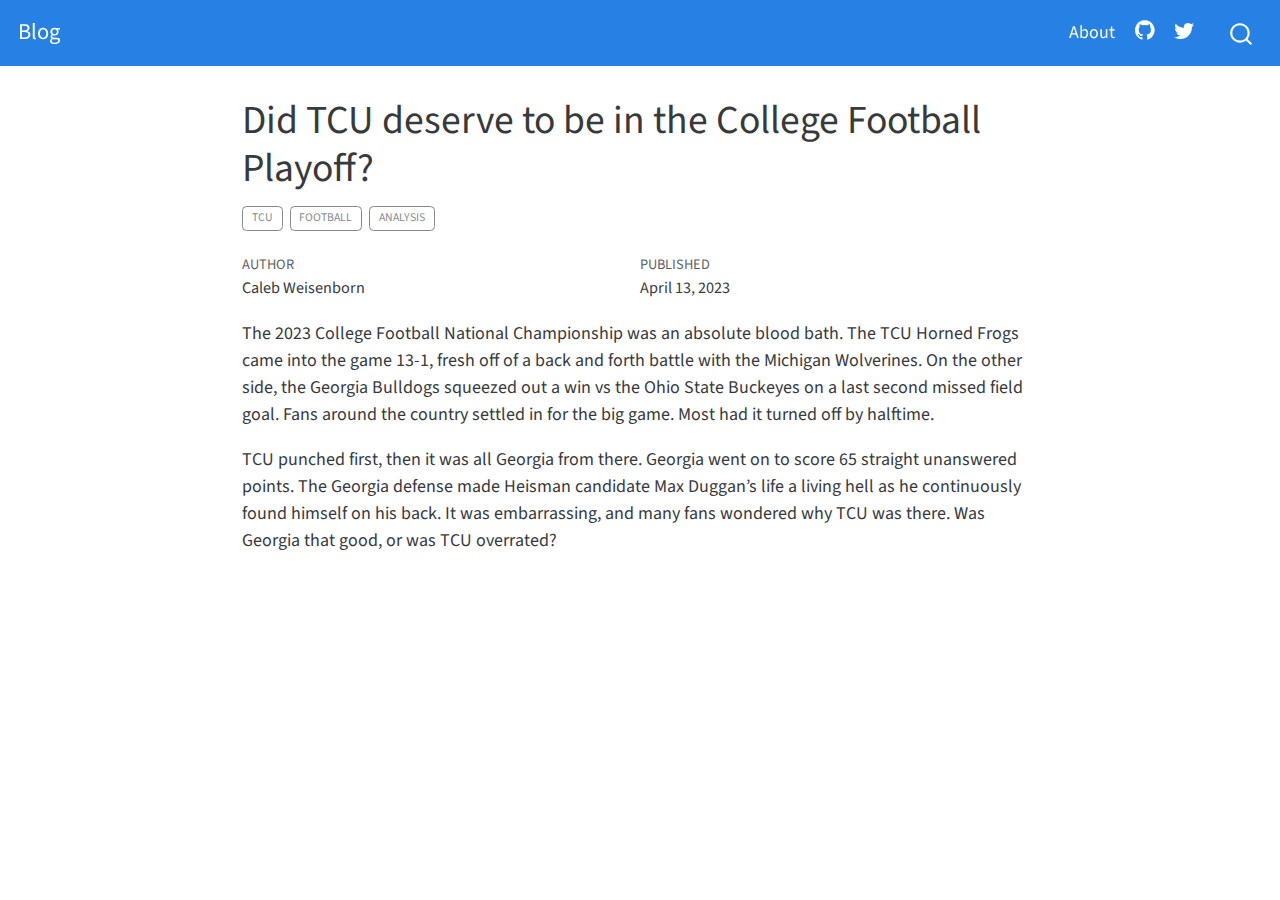
<file: index.html>
<!DOCTYPE html>
<html xmlns="http://www.w3.org/1999/xhtml" lang="en" xml:lang="en"><head>

<meta charset="utf-8">
<meta name="generator" content="quarto-1.2.475">

<meta name="viewport" content="width=device-width, initial-scale=1.0, user-scalable=yes">

<meta name="author" content="Caleb Weisenborn">
<meta name="dcterms.date" content="2023-04-13">

<title>Blog - Did TCU deserve to be in the College Football Playoff?</title>
<style>
code{white-space: pre-wrap;}
span.smallcaps{font-variant: small-caps;}
div.columns{display: flex; gap: min(4vw, 1.5em);}
div.column{flex: auto; overflow-x: auto;}
div.hanging-indent{margin-left: 1.5em; text-indent: -1.5em;}
ul.task-list{list-style: none;}
ul.task-list li input[type="checkbox"] {
  width: 0.8em;
  margin: 0 0.8em 0.2em -1.6em;
  vertical-align: middle;
}
</style>


<script src="site_libs/quarto-nav/quarto-nav.js"></script>
<script src="site_libs/quarto-nav/headroom.min.js"></script>
<script src="site_libs/clipboard/clipboard.min.js"></script>
<script src="site_libs/quarto-search/autocomplete.umd.js"></script>
<script src="site_libs/quarto-search/fuse.min.js"></script>
<script src="site_libs/quarto-search/quarto-search.js"></script>
<meta name="quarto:offset" content="./">
<script src="site_libs/quarto-html/quarto.js"></script>
<script src="site_libs/quarto-html/popper.min.js"></script>
<script src="site_libs/quarto-html/tippy.umd.min.js"></script>
<script src="site_libs/quarto-html/anchor.min.js"></script>
<link href="site_libs/quarto-html/tippy.css" rel="stylesheet">
<link href="site_libs/quarto-html/quarto-syntax-highlighting.css" rel="stylesheet" id="quarto-text-highlighting-styles">
<script src="site_libs/bootstrap/bootstrap.min.js"></script>
<link href="site_libs/bootstrap/bootstrap-icons.css" rel="stylesheet">
<link href="site_libs/bootstrap/bootstrap.min.css" rel="stylesheet" id="quarto-bootstrap" data-mode="light">
<script id="quarto-search-options" type="application/json">{
  "location": "navbar",
  "copy-button": false,
  "collapse-after": 3,
  "panel-placement": "end",
  "type": "overlay",
  "limit": 20,
  "language": {
    "search-no-results-text": "No results",
    "search-matching-documents-text": "matching documents",
    "search-copy-link-title": "Copy link to search",
    "search-hide-matches-text": "Hide additional matches",
    "search-more-match-text": "more match in this document",
    "search-more-matches-text": "more matches in this document",
    "search-clear-button-title": "Clear",
    "search-detached-cancel-button-title": "Cancel",
    "search-submit-button-title": "Submit"
  }
}</script>


<link rel="stylesheet" href="styles.css">
</head>

<body class="nav-fixed fullcontent">

<div id="quarto-search-results"></div>
  <header id="quarto-header" class="headroom fixed-top">
    <nav class="navbar navbar-expand-lg navbar-dark ">
      <div class="navbar-container container-fluid">
      <div class="navbar-brand-container">
    <a class="navbar-brand" href="./index.html">
    <span class="navbar-title">Blog</span>
    </a>
  </div>
          <button class="navbar-toggler" type="button" data-bs-toggle="collapse" data-bs-target="#navbarCollapse" aria-controls="navbarCollapse" aria-expanded="false" aria-label="Toggle navigation" onclick="if (window.quartoToggleHeadroom) { window.quartoToggleHeadroom(); }">
  <span class="navbar-toggler-icon"></span>
</button>
          <div class="collapse navbar-collapse" id="navbarCollapse">
            <ul class="navbar-nav navbar-nav-scroll ms-auto">
  <li class="nav-item">
    <a class="nav-link" href="./about.html">
 <span class="menu-text">About</span></a>
  </li>  
  <li class="nav-item compact">
    <a class="nav-link" href="https://github.com/CalebWeisenborn"><i class="bi bi-github" role="img">
</i> 
 <span class="menu-text"></span></a>
  </li>  
  <li class="nav-item compact">
    <a class="nav-link" href="https://twitter.com/calebweisenbor1"><i class="bi bi-twitter" role="img">
</i> 
 <span class="menu-text"></span></a>
  </li>  
</ul>
              <div id="quarto-search" class="" title="Search"></div>
          </div> <!-- /navcollapse -->
      </div> <!-- /container-fluid -->
    </nav>
</header>
<!-- content -->
<div id="quarto-content" class="quarto-container page-columns page-rows-contents page-layout-article page-navbar">
<!-- sidebar -->
<!-- margin-sidebar -->
    
<!-- main -->
<main class="content" id="quarto-document-content">

<header id="title-block-header" class="quarto-title-block default">
<div class="quarto-title">
<h1 class="title">Did TCU deserve to be in the College Football Playoff?</h1>
  <div class="quarto-categories">
    <div class="quarto-category">TCU</div>
    <div class="quarto-category">Football</div>
    <div class="quarto-category">Analysis</div>
  </div>
  </div>



<div class="quarto-title-meta">

    <div>
    <div class="quarto-title-meta-heading">Author</div>
    <div class="quarto-title-meta-contents">
             <p>Caleb Weisenborn </p>
          </div>
  </div>
    
    <div>
    <div class="quarto-title-meta-heading">Published</div>
    <div class="quarto-title-meta-contents">
      <p class="date">April 13, 2023</p>
    </div>
  </div>
  
    
  </div>
  

</header>

<p>The 2023 College Football National Championship was an absolute blood bath. The TCU Horned Frogs came into the game 13-1, fresh off of a back and forth battle with the Michigan Wolverines. On the other side, the Georgia Bulldogs squeezed out a win vs the Ohio State Buckeyes on a last second missed field goal. Fans around the country settled in for the big game. Most had it turned off by halftime.</p>
<p>TCU punched first, then it was all Georgia from there. Georgia went on to score 65 straight unanswered points. The Georgia defense made Heisman candidate Max Duggan’s life a living hell as he continuously found himself on his back. It was embarrassing, and many fans wondered why TCU was there. Was Georgia that good, or was TCU overrated?</p>



</main> <!-- /main -->
<script id="quarto-html-after-body" type="application/javascript">
window.document.addEventListener("DOMContentLoaded", function (event) {
  const toggleBodyColorMode = (bsSheetEl) => {
    const mode = bsSheetEl.getAttribute("data-mode");
    const bodyEl = window.document.querySelector("body");
    if (mode === "dark") {
      bodyEl.classList.add("quarto-dark");
      bodyEl.classList.remove("quarto-light");
    } else {
      bodyEl.classList.add("quarto-light");
      bodyEl.classList.remove("quarto-dark");
    }
  }
  const toggleBodyColorPrimary = () => {
    const bsSheetEl = window.document.querySelector("link#quarto-bootstrap");
    if (bsSheetEl) {
      toggleBodyColorMode(bsSheetEl);
    }
  }
  toggleBodyColorPrimary();  
  const icon = "";
  const anchorJS = new window.AnchorJS();
  anchorJS.options = {
    placement: 'right',
    icon: icon
  };
  anchorJS.add('.anchored');
  const clipboard = new window.ClipboardJS('.code-copy-button', {
    target: function(trigger) {
      return trigger.previousElementSibling;
    }
  });
  clipboard.on('success', function(e) {
    // button target
    const button = e.trigger;
    // don't keep focus
    button.blur();
    // flash "checked"
    button.classList.add('code-copy-button-checked');
    var currentTitle = button.getAttribute("title");
    button.setAttribute("title", "Copied!");
    let tooltip;
    if (window.bootstrap) {
      button.setAttribute("data-bs-toggle", "tooltip");
      button.setAttribute("data-bs-placement", "left");
      button.setAttribute("data-bs-title", "Copied!");
      tooltip = new bootstrap.Tooltip(button, 
        { trigger: "manual", 
          customClass: "code-copy-button-tooltip",
          offset: [0, -8]});
      tooltip.show();    
    }
    setTimeout(function() {
      if (tooltip) {
        tooltip.hide();
        button.removeAttribute("data-bs-title");
        button.removeAttribute("data-bs-toggle");
        button.removeAttribute("data-bs-placement");
      }
      button.setAttribute("title", currentTitle);
      button.classList.remove('code-copy-button-checked');
    }, 1000);
    // clear code selection
    e.clearSelection();
  });
  function tippyHover(el, contentFn) {
    const config = {
      allowHTML: true,
      content: contentFn,
      maxWidth: 500,
      delay: 100,
      arrow: false,
      appendTo: function(el) {
          return el.parentElement;
      },
      interactive: true,
      interactiveBorder: 10,
      theme: 'quarto',
      placement: 'bottom-start'
    };
    window.tippy(el, config); 
  }
  const noterefs = window.document.querySelectorAll('a[role="doc-noteref"]');
  for (var i=0; i<noterefs.length; i++) {
    const ref = noterefs[i];
    tippyHover(ref, function() {
      // use id or data attribute instead here
      let href = ref.getAttribute('data-footnote-href') || ref.getAttribute('href');
      try { href = new URL(href).hash; } catch {}
      const id = href.replace(/^#\/?/, "");
      const note = window.document.getElementById(id);
      return note.innerHTML;
    });
  }
  const findCites = (el) => {
    const parentEl = el.parentElement;
    if (parentEl) {
      const cites = parentEl.dataset.cites;
      if (cites) {
        return {
          el,
          cites: cites.split(' ')
        };
      } else {
        return findCites(el.parentElement)
      }
    } else {
      return undefined;
    }
  };
  var bibliorefs = window.document.querySelectorAll('a[role="doc-biblioref"]');
  for (var i=0; i<bibliorefs.length; i++) {
    const ref = bibliorefs[i];
    const citeInfo = findCites(ref);
    if (citeInfo) {
      tippyHover(citeInfo.el, function() {
        var popup = window.document.createElement('div');
        citeInfo.cites.forEach(function(cite) {
          var citeDiv = window.document.createElement('div');
          citeDiv.classList.add('hanging-indent');
          citeDiv.classList.add('csl-entry');
          var biblioDiv = window.document.getElementById('ref-' + cite);
          if (biblioDiv) {
            citeDiv.innerHTML = biblioDiv.innerHTML;
          }
          popup.appendChild(citeDiv);
        });
        return popup.innerHTML;
      });
    }
  }
});
</script>
</div> <!-- /content -->



</body></html>
</file>
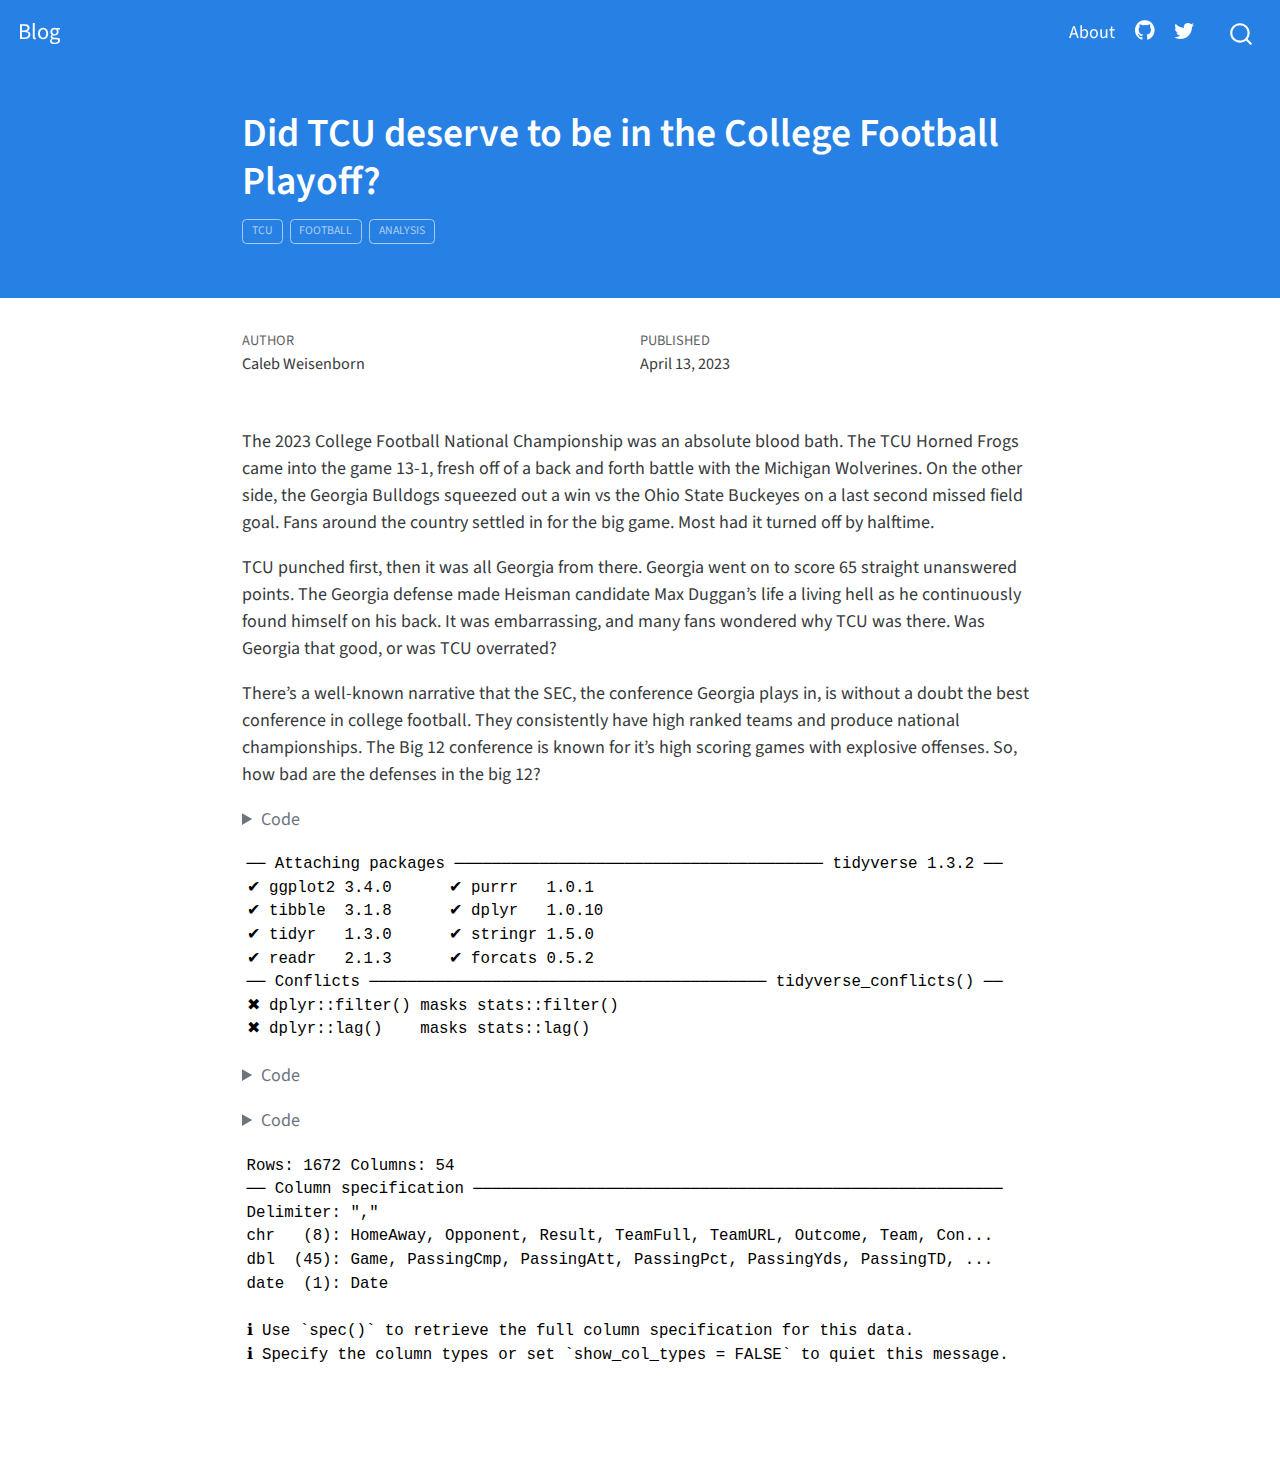
<file: posts/did-tcu-deserve-cfb-playoff/index.html>
<!DOCTYPE html>
<html xmlns="http://www.w3.org/1999/xhtml" lang="en" xml:lang="en"><head>

<meta charset="utf-8">
<meta name="generator" content="quarto-1.2.475">

<meta name="viewport" content="width=device-width, initial-scale=1.0, user-scalable=yes">

<meta name="author" content="Caleb Weisenborn">
<meta name="dcterms.date" content="2023-04-13">

<title>Blog - Did TCU deserve to be in the College Football Playoff?</title>
<style>
code{white-space: pre-wrap;}
span.smallcaps{font-variant: small-caps;}
div.columns{display: flex; gap: min(4vw, 1.5em);}
div.column{flex: auto; overflow-x: auto;}
div.hanging-indent{margin-left: 1.5em; text-indent: -1.5em;}
ul.task-list{list-style: none;}
ul.task-list li input[type="checkbox"] {
  width: 0.8em;
  margin: 0 0.8em 0.2em -1.6em;
  vertical-align: middle;
}
pre > code.sourceCode { white-space: pre; position: relative; }
pre > code.sourceCode > span { display: inline-block; line-height: 1.25; }
pre > code.sourceCode > span:empty { height: 1.2em; }
.sourceCode { overflow: visible; }
code.sourceCode > span { color: inherit; text-decoration: inherit; }
div.sourceCode { margin: 1em 0; }
pre.sourceCode { margin: 0; }
@media screen {
div.sourceCode { overflow: auto; }
}
@media print {
pre > code.sourceCode { white-space: pre-wrap; }
pre > code.sourceCode > span { text-indent: -5em; padding-left: 5em; }
}
pre.numberSource code
  { counter-reset: source-line 0; }
pre.numberSource code > span
  { position: relative; left: -4em; counter-increment: source-line; }
pre.numberSource code > span > a:first-child::before
  { content: counter(source-line);
    position: relative; left: -1em; text-align: right; vertical-align: baseline;
    border: none; display: inline-block;
    -webkit-touch-callout: none; -webkit-user-select: none;
    -khtml-user-select: none; -moz-user-select: none;
    -ms-user-select: none; user-select: none;
    padding: 0 4px; width: 4em;
    color: #aaaaaa;
  }
pre.numberSource { margin-left: 3em; border-left: 1px solid #aaaaaa;  padding-left: 4px; }
div.sourceCode
  {   }
@media screen {
pre > code.sourceCode > span > a:first-child::before { text-decoration: underline; }
}
code span.al { color: #ff0000; font-weight: bold; } /* Alert */
code span.an { color: #60a0b0; font-weight: bold; font-style: italic; } /* Annotation */
code span.at { color: #7d9029; } /* Attribute */
code span.bn { color: #40a070; } /* BaseN */
code span.bu { color: #008000; } /* BuiltIn */
code span.cf { color: #007020; font-weight: bold; } /* ControlFlow */
code span.ch { color: #4070a0; } /* Char */
code span.cn { color: #880000; } /* Constant */
code span.co { color: #60a0b0; font-style: italic; } /* Comment */
code span.cv { color: #60a0b0; font-weight: bold; font-style: italic; } /* CommentVar */
code span.do { color: #ba2121; font-style: italic; } /* Documentation */
code span.dt { color: #902000; } /* DataType */
code span.dv { color: #40a070; } /* DecVal */
code span.er { color: #ff0000; font-weight: bold; } /* Error */
code span.ex { } /* Extension */
code span.fl { color: #40a070; } /* Float */
code span.fu { color: #06287e; } /* Function */
code span.im { color: #008000; font-weight: bold; } /* Import */
code span.in { color: #60a0b0; font-weight: bold; font-style: italic; } /* Information */
code span.kw { color: #007020; font-weight: bold; } /* Keyword */
code span.op { color: #666666; } /* Operator */
code span.ot { color: #007020; } /* Other */
code span.pp { color: #bc7a00; } /* Preprocessor */
code span.sc { color: #4070a0; } /* SpecialChar */
code span.ss { color: #bb6688; } /* SpecialString */
code span.st { color: #4070a0; } /* String */
code span.va { color: #19177c; } /* Variable */
code span.vs { color: #4070a0; } /* VerbatimString */
code span.wa { color: #60a0b0; font-weight: bold; font-style: italic; } /* Warning */
</style>


<script src="../../site_libs/quarto-nav/quarto-nav.js"></script>
<script src="../../site_libs/quarto-nav/headroom.min.js"></script>
<script src="../../site_libs/clipboard/clipboard.min.js"></script>
<script src="../../site_libs/quarto-search/autocomplete.umd.js"></script>
<script src="../../site_libs/quarto-search/fuse.min.js"></script>
<script src="../../site_libs/quarto-search/quarto-search.js"></script>
<meta name="quarto:offset" content="../../">
<script src="../../site_libs/quarto-html/quarto.js"></script>
<script src="../../site_libs/quarto-html/popper.min.js"></script>
<script src="../../site_libs/quarto-html/tippy.umd.min.js"></script>
<script src="../../site_libs/quarto-html/anchor.min.js"></script>
<link href="../../site_libs/quarto-html/tippy.css" rel="stylesheet">
<link href="../../site_libs/quarto-html/quarto-syntax-highlighting.css" rel="stylesheet" id="quarto-text-highlighting-styles">
<script src="../../site_libs/bootstrap/bootstrap.min.js"></script>
<link href="../../site_libs/bootstrap/bootstrap-icons.css" rel="stylesheet">
<link href="../../site_libs/bootstrap/bootstrap.min.css" rel="stylesheet" id="quarto-bootstrap" data-mode="light">
<script id="quarto-search-options" type="application/json">{
  "location": "navbar",
  "copy-button": false,
  "collapse-after": 3,
  "panel-placement": "end",
  "type": "overlay",
  "limit": 20,
  "language": {
    "search-no-results-text": "No results",
    "search-matching-documents-text": "matching documents",
    "search-copy-link-title": "Copy link to search",
    "search-hide-matches-text": "Hide additional matches",
    "search-more-match-text": "more match in this document",
    "search-more-matches-text": "more matches in this document",
    "search-clear-button-title": "Clear",
    "search-detached-cancel-button-title": "Cancel",
    "search-submit-button-title": "Submit"
  }
}</script>


<link rel="stylesheet" href="../../styles.css">
</head>

<body class="nav-fixed fullcontent">

<div id="quarto-search-results"></div>
  <header id="quarto-header" class="headroom fixed-top">
    <nav class="navbar navbar-expand-lg navbar-dark ">
      <div class="navbar-container container-fluid">
      <div class="navbar-brand-container">
    <a class="navbar-brand" href="../../index.html">
    <span class="navbar-title">Blog</span>
    </a>
  </div>
          <button class="navbar-toggler" type="button" data-bs-toggle="collapse" data-bs-target="#navbarCollapse" aria-controls="navbarCollapse" aria-expanded="false" aria-label="Toggle navigation" onclick="if (window.quartoToggleHeadroom) { window.quartoToggleHeadroom(); }">
  <span class="navbar-toggler-icon"></span>
</button>
          <div class="collapse navbar-collapse" id="navbarCollapse">
            <ul class="navbar-nav navbar-nav-scroll ms-auto">
  <li class="nav-item">
    <a class="nav-link" href="../../about.html">
 <span class="menu-text">About</span></a>
  </li>  
  <li class="nav-item compact">
    <a class="nav-link" href="https://github.com/CalebWeisenborn"><i class="bi bi-github" role="img">
</i> 
 <span class="menu-text"></span></a>
  </li>  
  <li class="nav-item compact">
    <a class="nav-link" href="https://twitter.com/calebweisenbor1"><i class="bi bi-twitter" role="img">
</i> 
 <span class="menu-text"></span></a>
  </li>  
</ul>
              <div id="quarto-search" class="" title="Search"></div>
          </div> <!-- /navcollapse -->
      </div> <!-- /container-fluid -->
    </nav>
</header>
<!-- content -->
<header id="title-block-header" class="quarto-title-block default page-columns page-full">
  <div class="quarto-title-banner page-columns page-full">
    <div class="quarto-title column-body">
      <h1 class="title">Did TCU deserve to be in the College Football Playoff?</h1>
                                <div class="quarto-categories">
                <div class="quarto-category">TCU</div>
                <div class="quarto-category">Football</div>
                <div class="quarto-category">Analysis</div>
              </div>
                  </div>
  </div>
    
  
  <div class="quarto-title-meta">

      <div>
      <div class="quarto-title-meta-heading">Author</div>
      <div class="quarto-title-meta-contents">
               <p>Caleb Weisenborn </p>
            </div>
    </div>
      
      <div>
      <div class="quarto-title-meta-heading">Published</div>
      <div class="quarto-title-meta-contents">
        <p class="date">April 13, 2023</p>
      </div>
    </div>
    
      
    </div>
    
  
  </header><div id="quarto-content" class="quarto-container page-columns page-rows-contents page-layout-article page-navbar">
<!-- sidebar -->
<!-- margin-sidebar -->
    
<!-- main -->
<main class="content quarto-banner-title-block" id="quarto-document-content">




<p>The 2023 College Football National Championship was an absolute blood bath. The TCU Horned Frogs came into the game 13-1, fresh off of a back and forth battle with the Michigan Wolverines. On the other side, the Georgia Bulldogs squeezed out a win vs the Ohio State Buckeyes on a last second missed field goal. Fans around the country settled in for the big game. Most had it turned off by halftime.</p>
<p>TCU punched first, then it was all Georgia from there. Georgia went on to score 65 straight unanswered points. The Georgia defense made Heisman candidate Max Duggan’s life a living hell as he continuously found himself on his back. It was embarrassing, and many fans wondered why TCU was there. Was Georgia that good, or was TCU overrated?</p>
<p>There’s a well-known narrative that the SEC, the conference Georgia plays in, is without a doubt the best conference in college football. They consistently have high ranked teams and produce national championships. The Big 12 conference is known for it’s high scoring games with explosive offenses. So, how bad are the defenses in the big 12?</p>
<div class="cell">
<details>
<summary>Code</summary>
<div class="sourceCode cell-code" id="cb1"><pre class="sourceCode r code-with-copy"><code class="sourceCode r"><span id="cb1-1"><a href="#cb1-1" aria-hidden="true" tabindex="-1"></a><span class="fu">library</span>(tidyverse)</span></code><button title="Copy to Clipboard" class="code-copy-button"><i class="bi"></i></button></pre></div>
</details>
<div class="cell-output cell-output-stderr">
<pre><code>── Attaching packages ─────────────────────────────────────── tidyverse 1.3.2 ──
✔ ggplot2 3.4.0      ✔ purrr   1.0.1 
✔ tibble  3.1.8      ✔ dplyr   1.0.10
✔ tidyr   1.3.0      ✔ stringr 1.5.0 
✔ readr   2.1.3      ✔ forcats 0.5.2 
── Conflicts ────────────────────────────────────────── tidyverse_conflicts() ──
✖ dplyr::filter() masks stats::filter()
✖ dplyr::lag()    masks stats::lag()</code></pre>
</div>
<details>
<summary>Code</summary>
<div class="sourceCode cell-code" id="cb3"><pre class="sourceCode r code-with-copy"><code class="sourceCode r"><span id="cb3-1"><a href="#cb3-1" aria-hidden="true" tabindex="-1"></a><span class="fu">library</span>(cowplot)</span></code><button title="Copy to Clipboard" class="code-copy-button"><i class="bi"></i></button></pre></div>
</details>
</div>
<div class="cell">
<details>
<summary>Code</summary>
<div class="sourceCode cell-code" id="cb4"><pre class="sourceCode r code-with-copy"><code class="sourceCode r"><span id="cb4-1"><a href="#cb4-1" aria-hidden="true" tabindex="-1"></a>games <span class="ot">&lt;-</span> <span class="fu">read_csv</span>(<span class="st">"data/logs22.csv"</span>)</span></code><button title="Copy to Clipboard" class="code-copy-button"><i class="bi"></i></button></pre></div>
</details>
<div class="cell-output cell-output-stderr">
<pre><code>Rows: 1672 Columns: 54
── Column specification ────────────────────────────────────────────────────────
Delimiter: ","
chr   (8): HomeAway, Opponent, Result, TeamFull, TeamURL, Outcome, Team, Con...
dbl  (45): Game, PassingCmp, PassingAtt, PassingPct, PassingYds, PassingTD, ...
date  (1): Date

ℹ Use `spec()` to retrieve the full column specification for this data.
ℹ Specify the column types or set `show_col_types = FALSE` to quiet this message.</code></pre>
</div>
</div>



</main> <!-- /main -->
<script id="quarto-html-after-body" type="application/javascript">
window.document.addEventListener("DOMContentLoaded", function (event) {
  const toggleBodyColorMode = (bsSheetEl) => {
    const mode = bsSheetEl.getAttribute("data-mode");
    const bodyEl = window.document.querySelector("body");
    if (mode === "dark") {
      bodyEl.classList.add("quarto-dark");
      bodyEl.classList.remove("quarto-light");
    } else {
      bodyEl.classList.add("quarto-light");
      bodyEl.classList.remove("quarto-dark");
    }
  }
  const toggleBodyColorPrimary = () => {
    const bsSheetEl = window.document.querySelector("link#quarto-bootstrap");
    if (bsSheetEl) {
      toggleBodyColorMode(bsSheetEl);
    }
  }
  toggleBodyColorPrimary();  
  const icon = "";
  const anchorJS = new window.AnchorJS();
  anchorJS.options = {
    placement: 'right',
    icon: icon
  };
  anchorJS.add('.anchored');
  const clipboard = new window.ClipboardJS('.code-copy-button', {
    target: function(trigger) {
      return trigger.previousElementSibling;
    }
  });
  clipboard.on('success', function(e) {
    // button target
    const button = e.trigger;
    // don't keep focus
    button.blur();
    // flash "checked"
    button.classList.add('code-copy-button-checked');
    var currentTitle = button.getAttribute("title");
    button.setAttribute("title", "Copied!");
    let tooltip;
    if (window.bootstrap) {
      button.setAttribute("data-bs-toggle", "tooltip");
      button.setAttribute("data-bs-placement", "left");
      button.setAttribute("data-bs-title", "Copied!");
      tooltip = new bootstrap.Tooltip(button, 
        { trigger: "manual", 
          customClass: "code-copy-button-tooltip",
          offset: [0, -8]});
      tooltip.show();    
    }
    setTimeout(function() {
      if (tooltip) {
        tooltip.hide();
        button.removeAttribute("data-bs-title");
        button.removeAttribute("data-bs-toggle");
        button.removeAttribute("data-bs-placement");
      }
      button.setAttribute("title", currentTitle);
      button.classList.remove('code-copy-button-checked');
    }, 1000);
    // clear code selection
    e.clearSelection();
  });
  function tippyHover(el, contentFn) {
    const config = {
      allowHTML: true,
      content: contentFn,
      maxWidth: 500,
      delay: 100,
      arrow: false,
      appendTo: function(el) {
          return el.parentElement;
      },
      interactive: true,
      interactiveBorder: 10,
      theme: 'quarto',
      placement: 'bottom-start'
    };
    window.tippy(el, config); 
  }
  const noterefs = window.document.querySelectorAll('a[role="doc-noteref"]');
  for (var i=0; i<noterefs.length; i++) {
    const ref = noterefs[i];
    tippyHover(ref, function() {
      // use id or data attribute instead here
      let href = ref.getAttribute('data-footnote-href') || ref.getAttribute('href');
      try { href = new URL(href).hash; } catch {}
      const id = href.replace(/^#\/?/, "");
      const note = window.document.getElementById(id);
      return note.innerHTML;
    });
  }
  const findCites = (el) => {
    const parentEl = el.parentElement;
    if (parentEl) {
      const cites = parentEl.dataset.cites;
      if (cites) {
        return {
          el,
          cites: cites.split(' ')
        };
      } else {
        return findCites(el.parentElement)
      }
    } else {
      return undefined;
    }
  };
  var bibliorefs = window.document.querySelectorAll('a[role="doc-biblioref"]');
  for (var i=0; i<bibliorefs.length; i++) {
    const ref = bibliorefs[i];
    const citeInfo = findCites(ref);
    if (citeInfo) {
      tippyHover(citeInfo.el, function() {
        var popup = window.document.createElement('div');
        citeInfo.cites.forEach(function(cite) {
          var citeDiv = window.document.createElement('div');
          citeDiv.classList.add('hanging-indent');
          citeDiv.classList.add('csl-entry');
          var biblioDiv = window.document.getElementById('ref-' + cite);
          if (biblioDiv) {
            citeDiv.innerHTML = biblioDiv.innerHTML;
          }
          popup.appendChild(citeDiv);
        });
        return popup.innerHTML;
      });
    }
  }
});
</script>
</div> <!-- /content -->



</body></html>
</file>
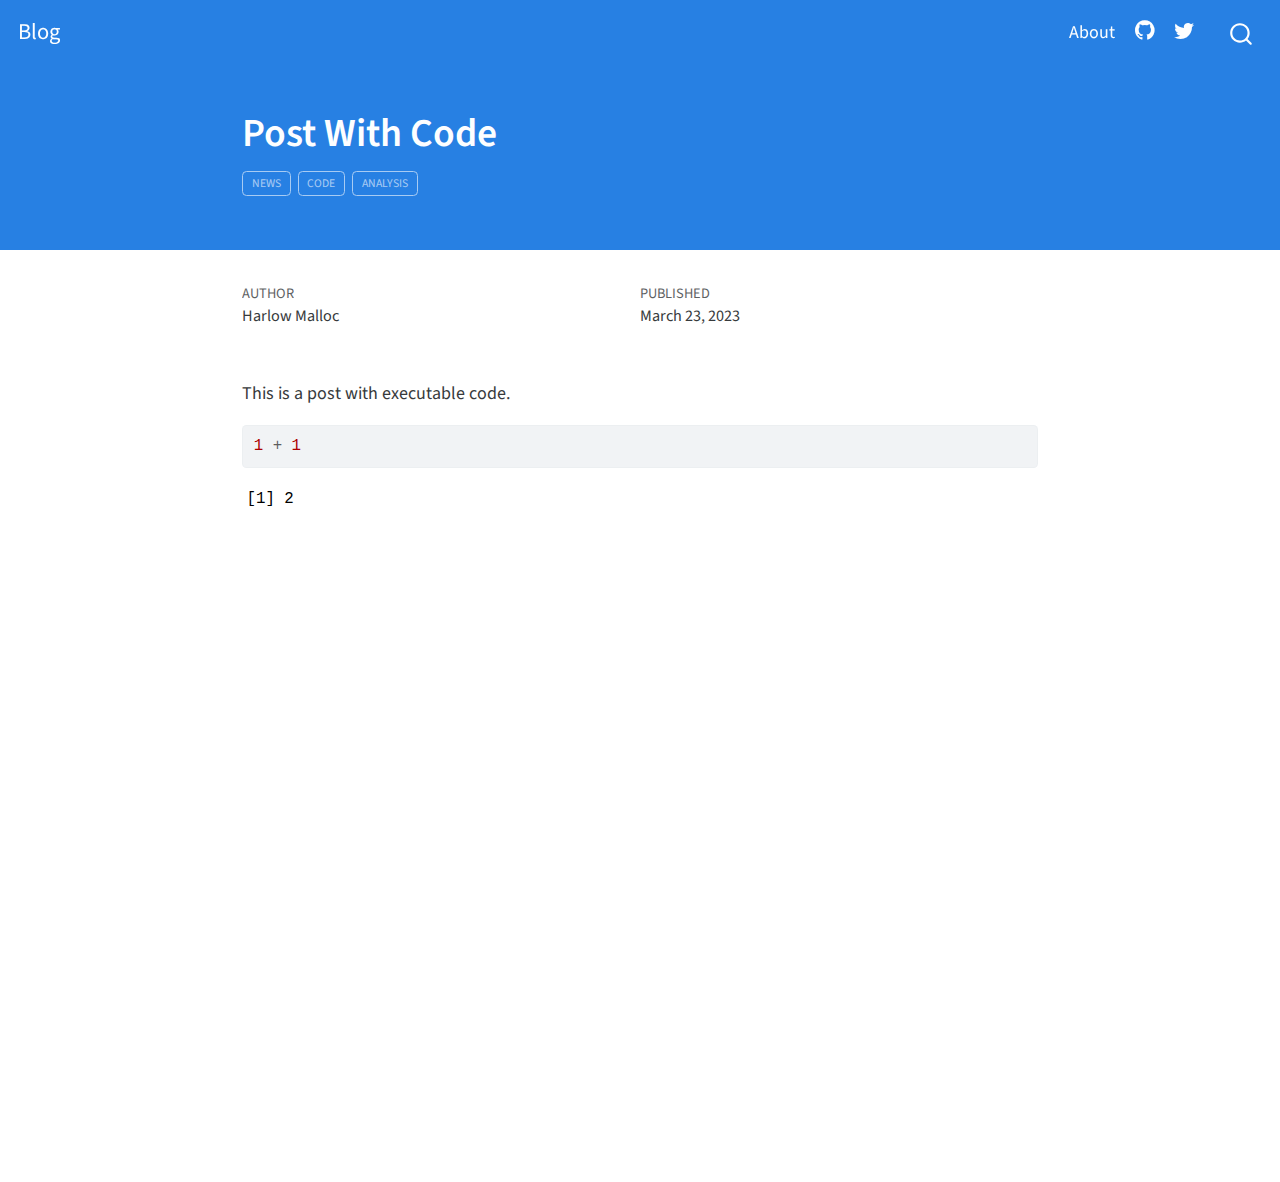
<file: posts/post-with-code/index.html>
<!DOCTYPE html>
<html xmlns="http://www.w3.org/1999/xhtml" lang="en" xml:lang="en"><head>

<meta charset="utf-8">
<meta name="generator" content="quarto-1.2.475">

<meta name="viewport" content="width=device-width, initial-scale=1.0, user-scalable=yes">

<meta name="author" content="Harlow Malloc">
<meta name="dcterms.date" content="2023-03-23">

<title>Blog - Post With Code</title>
<style>
code{white-space: pre-wrap;}
span.smallcaps{font-variant: small-caps;}
div.columns{display: flex; gap: min(4vw, 1.5em);}
div.column{flex: auto; overflow-x: auto;}
div.hanging-indent{margin-left: 1.5em; text-indent: -1.5em;}
ul.task-list{list-style: none;}
ul.task-list li input[type="checkbox"] {
  width: 0.8em;
  margin: 0 0.8em 0.2em -1.6em;
  vertical-align: middle;
}
pre > code.sourceCode { white-space: pre; position: relative; }
pre > code.sourceCode > span { display: inline-block; line-height: 1.25; }
pre > code.sourceCode > span:empty { height: 1.2em; }
.sourceCode { overflow: visible; }
code.sourceCode > span { color: inherit; text-decoration: inherit; }
div.sourceCode { margin: 1em 0; }
pre.sourceCode { margin: 0; }
@media screen {
div.sourceCode { overflow: auto; }
}
@media print {
pre > code.sourceCode { white-space: pre-wrap; }
pre > code.sourceCode > span { text-indent: -5em; padding-left: 5em; }
}
pre.numberSource code
  { counter-reset: source-line 0; }
pre.numberSource code > span
  { position: relative; left: -4em; counter-increment: source-line; }
pre.numberSource code > span > a:first-child::before
  { content: counter(source-line);
    position: relative; left: -1em; text-align: right; vertical-align: baseline;
    border: none; display: inline-block;
    -webkit-touch-callout: none; -webkit-user-select: none;
    -khtml-user-select: none; -moz-user-select: none;
    -ms-user-select: none; user-select: none;
    padding: 0 4px; width: 4em;
    color: #aaaaaa;
  }
pre.numberSource { margin-left: 3em; border-left: 1px solid #aaaaaa;  padding-left: 4px; }
div.sourceCode
  {   }
@media screen {
pre > code.sourceCode > span > a:first-child::before { text-decoration: underline; }
}
code span.al { color: #ff0000; font-weight: bold; } /* Alert */
code span.an { color: #60a0b0; font-weight: bold; font-style: italic; } /* Annotation */
code span.at { color: #7d9029; } /* Attribute */
code span.bn { color: #40a070; } /* BaseN */
code span.bu { color: #008000; } /* BuiltIn */
code span.cf { color: #007020; font-weight: bold; } /* ControlFlow */
code span.ch { color: #4070a0; } /* Char */
code span.cn { color: #880000; } /* Constant */
code span.co { color: #60a0b0; font-style: italic; } /* Comment */
code span.cv { color: #60a0b0; font-weight: bold; font-style: italic; } /* CommentVar */
code span.do { color: #ba2121; font-style: italic; } /* Documentation */
code span.dt { color: #902000; } /* DataType */
code span.dv { color: #40a070; } /* DecVal */
code span.er { color: #ff0000; font-weight: bold; } /* Error */
code span.ex { } /* Extension */
code span.fl { color: #40a070; } /* Float */
code span.fu { color: #06287e; } /* Function */
code span.im { color: #008000; font-weight: bold; } /* Import */
code span.in { color: #60a0b0; font-weight: bold; font-style: italic; } /* Information */
code span.kw { color: #007020; font-weight: bold; } /* Keyword */
code span.op { color: #666666; } /* Operator */
code span.ot { color: #007020; } /* Other */
code span.pp { color: #bc7a00; } /* Preprocessor */
code span.sc { color: #4070a0; } /* SpecialChar */
code span.ss { color: #bb6688; } /* SpecialString */
code span.st { color: #4070a0; } /* String */
code span.va { color: #19177c; } /* Variable */
code span.vs { color: #4070a0; } /* VerbatimString */
code span.wa { color: #60a0b0; font-weight: bold; font-style: italic; } /* Warning */
</style>


<script src="../../site_libs/quarto-nav/quarto-nav.js"></script>
<script src="../../site_libs/quarto-nav/headroom.min.js"></script>
<script src="../../site_libs/clipboard/clipboard.min.js"></script>
<script src="../../site_libs/quarto-search/autocomplete.umd.js"></script>
<script src="../../site_libs/quarto-search/fuse.min.js"></script>
<script src="../../site_libs/quarto-search/quarto-search.js"></script>
<meta name="quarto:offset" content="../../">
<script src="../../site_libs/quarto-html/quarto.js"></script>
<script src="../../site_libs/quarto-html/popper.min.js"></script>
<script src="../../site_libs/quarto-html/tippy.umd.min.js"></script>
<script src="../../site_libs/quarto-html/anchor.min.js"></script>
<link href="../../site_libs/quarto-html/tippy.css" rel="stylesheet">
<link href="../../site_libs/quarto-html/quarto-syntax-highlighting.css" rel="stylesheet" id="quarto-text-highlighting-styles">
<script src="../../site_libs/bootstrap/bootstrap.min.js"></script>
<link href="../../site_libs/bootstrap/bootstrap-icons.css" rel="stylesheet">
<link href="../../site_libs/bootstrap/bootstrap.min.css" rel="stylesheet" id="quarto-bootstrap" data-mode="light">
<script id="quarto-search-options" type="application/json">{
  "location": "navbar",
  "copy-button": false,
  "collapse-after": 3,
  "panel-placement": "end",
  "type": "overlay",
  "limit": 20,
  "language": {
    "search-no-results-text": "No results",
    "search-matching-documents-text": "matching documents",
    "search-copy-link-title": "Copy link to search",
    "search-hide-matches-text": "Hide additional matches",
    "search-more-match-text": "more match in this document",
    "search-more-matches-text": "more matches in this document",
    "search-clear-button-title": "Clear",
    "search-detached-cancel-button-title": "Cancel",
    "search-submit-button-title": "Submit"
  }
}</script>


<link rel="stylesheet" href="../../styles.css">
</head>

<body class="nav-fixed fullcontent">

<div id="quarto-search-results"></div>
  <header id="quarto-header" class="headroom fixed-top">
    <nav class="navbar navbar-expand-lg navbar-dark ">
      <div class="navbar-container container-fluid">
      <div class="navbar-brand-container">
    <a class="navbar-brand" href="../../index.html">
    <span class="navbar-title">Blog</span>
    </a>
  </div>
          <button class="navbar-toggler" type="button" data-bs-toggle="collapse" data-bs-target="#navbarCollapse" aria-controls="navbarCollapse" aria-expanded="false" aria-label="Toggle navigation" onclick="if (window.quartoToggleHeadroom) { window.quartoToggleHeadroom(); }">
  <span class="navbar-toggler-icon"></span>
</button>
          <div class="collapse navbar-collapse" id="navbarCollapse">
            <ul class="navbar-nav navbar-nav-scroll ms-auto">
  <li class="nav-item">
    <a class="nav-link" href="../../about.html">
 <span class="menu-text">About</span></a>
  </li>  
  <li class="nav-item compact">
    <a class="nav-link" href="https://github.com/CalebWeisenborn"><i class="bi bi-github" role="img">
</i> 
 <span class="menu-text"></span></a>
  </li>  
  <li class="nav-item compact">
    <a class="nav-link" href="https://twitter.com/calebweisenbor1"><i class="bi bi-twitter" role="img">
</i> 
 <span class="menu-text"></span></a>
  </li>  
</ul>
              <div id="quarto-search" class="" title="Search"></div>
          </div> <!-- /navcollapse -->
      </div> <!-- /container-fluid -->
    </nav>
</header>
<!-- content -->
<header id="title-block-header" class="quarto-title-block default page-columns page-full">
  <div class="quarto-title-banner page-columns page-full">
    <div class="quarto-title column-body">
      <h1 class="title">Post With Code</h1>
                                <div class="quarto-categories">
                <div class="quarto-category">news</div>
                <div class="quarto-category">code</div>
                <div class="quarto-category">analysis</div>
              </div>
                  </div>
  </div>
    
  
  <div class="quarto-title-meta">

      <div>
      <div class="quarto-title-meta-heading">Author</div>
      <div class="quarto-title-meta-contents">
               <p>Harlow Malloc </p>
            </div>
    </div>
      
      <div>
      <div class="quarto-title-meta-heading">Published</div>
      <div class="quarto-title-meta-contents">
        <p class="date">March 23, 2023</p>
      </div>
    </div>
    
      
    </div>
    
  
  </header><div id="quarto-content" class="quarto-container page-columns page-rows-contents page-layout-article page-navbar">
<!-- sidebar -->
<!-- margin-sidebar -->
    
<!-- main -->
<main class="content quarto-banner-title-block" id="quarto-document-content">




<p>This is a post with executable code.</p>
<div class="cell">
<div class="sourceCode cell-code" id="cb1"><pre class="sourceCode r code-with-copy"><code class="sourceCode r"><span id="cb1-1"><a href="#cb1-1" aria-hidden="true" tabindex="-1"></a><span class="dv">1</span> <span class="sc">+</span> <span class="dv">1</span></span></code><button title="Copy to Clipboard" class="code-copy-button"><i class="bi"></i></button></pre></div>
<div class="cell-output cell-output-stdout">
<pre><code>[1] 2</code></pre>
</div>
</div>



</main> <!-- /main -->
<script id="quarto-html-after-body" type="application/javascript">
window.document.addEventListener("DOMContentLoaded", function (event) {
  const toggleBodyColorMode = (bsSheetEl) => {
    const mode = bsSheetEl.getAttribute("data-mode");
    const bodyEl = window.document.querySelector("body");
    if (mode === "dark") {
      bodyEl.classList.add("quarto-dark");
      bodyEl.classList.remove("quarto-light");
    } else {
      bodyEl.classList.add("quarto-light");
      bodyEl.classList.remove("quarto-dark");
    }
  }
  const toggleBodyColorPrimary = () => {
    const bsSheetEl = window.document.querySelector("link#quarto-bootstrap");
    if (bsSheetEl) {
      toggleBodyColorMode(bsSheetEl);
    }
  }
  toggleBodyColorPrimary();  
  const icon = "";
  const anchorJS = new window.AnchorJS();
  anchorJS.options = {
    placement: 'right',
    icon: icon
  };
  anchorJS.add('.anchored');
  const clipboard = new window.ClipboardJS('.code-copy-button', {
    target: function(trigger) {
      return trigger.previousElementSibling;
    }
  });
  clipboard.on('success', function(e) {
    // button target
    const button = e.trigger;
    // don't keep focus
    button.blur();
    // flash "checked"
    button.classList.add('code-copy-button-checked');
    var currentTitle = button.getAttribute("title");
    button.setAttribute("title", "Copied!");
    let tooltip;
    if (window.bootstrap) {
      button.setAttribute("data-bs-toggle", "tooltip");
      button.setAttribute("data-bs-placement", "left");
      button.setAttribute("data-bs-title", "Copied!");
      tooltip = new bootstrap.Tooltip(button, 
        { trigger: "manual", 
          customClass: "code-copy-button-tooltip",
          offset: [0, -8]});
      tooltip.show();    
    }
    setTimeout(function() {
      if (tooltip) {
        tooltip.hide();
        button.removeAttribute("data-bs-title");
        button.removeAttribute("data-bs-toggle");
        button.removeAttribute("data-bs-placement");
      }
      button.setAttribute("title", currentTitle);
      button.classList.remove('code-copy-button-checked');
    }, 1000);
    // clear code selection
    e.clearSelection();
  });
  function tippyHover(el, contentFn) {
    const config = {
      allowHTML: true,
      content: contentFn,
      maxWidth: 500,
      delay: 100,
      arrow: false,
      appendTo: function(el) {
          return el.parentElement;
      },
      interactive: true,
      interactiveBorder: 10,
      theme: 'quarto',
      placement: 'bottom-start'
    };
    window.tippy(el, config); 
  }
  const noterefs = window.document.querySelectorAll('a[role="doc-noteref"]');
  for (var i=0; i<noterefs.length; i++) {
    const ref = noterefs[i];
    tippyHover(ref, function() {
      // use id or data attribute instead here
      let href = ref.getAttribute('data-footnote-href') || ref.getAttribute('href');
      try { href = new URL(href).hash; } catch {}
      const id = href.replace(/^#\/?/, "");
      const note = window.document.getElementById(id);
      return note.innerHTML;
    });
  }
  const findCites = (el) => {
    const parentEl = el.parentElement;
    if (parentEl) {
      const cites = parentEl.dataset.cites;
      if (cites) {
        return {
          el,
          cites: cites.split(' ')
        };
      } else {
        return findCites(el.parentElement)
      }
    } else {
      return undefined;
    }
  };
  var bibliorefs = window.document.querySelectorAll('a[role="doc-biblioref"]');
  for (var i=0; i<bibliorefs.length; i++) {
    const ref = bibliorefs[i];
    const citeInfo = findCites(ref);
    if (citeInfo) {
      tippyHover(citeInfo.el, function() {
        var popup = window.document.createElement('div');
        citeInfo.cites.forEach(function(cite) {
          var citeDiv = window.document.createElement('div');
          citeDiv.classList.add('hanging-indent');
          citeDiv.classList.add('csl-entry');
          var biblioDiv = window.document.getElementById('ref-' + cite);
          if (biblioDiv) {
            citeDiv.innerHTML = biblioDiv.innerHTML;
          }
          popup.appendChild(citeDiv);
        });
        return popup.innerHTML;
      });
    }
  }
});
</script>
</div> <!-- /content -->



</body></html>
</file>
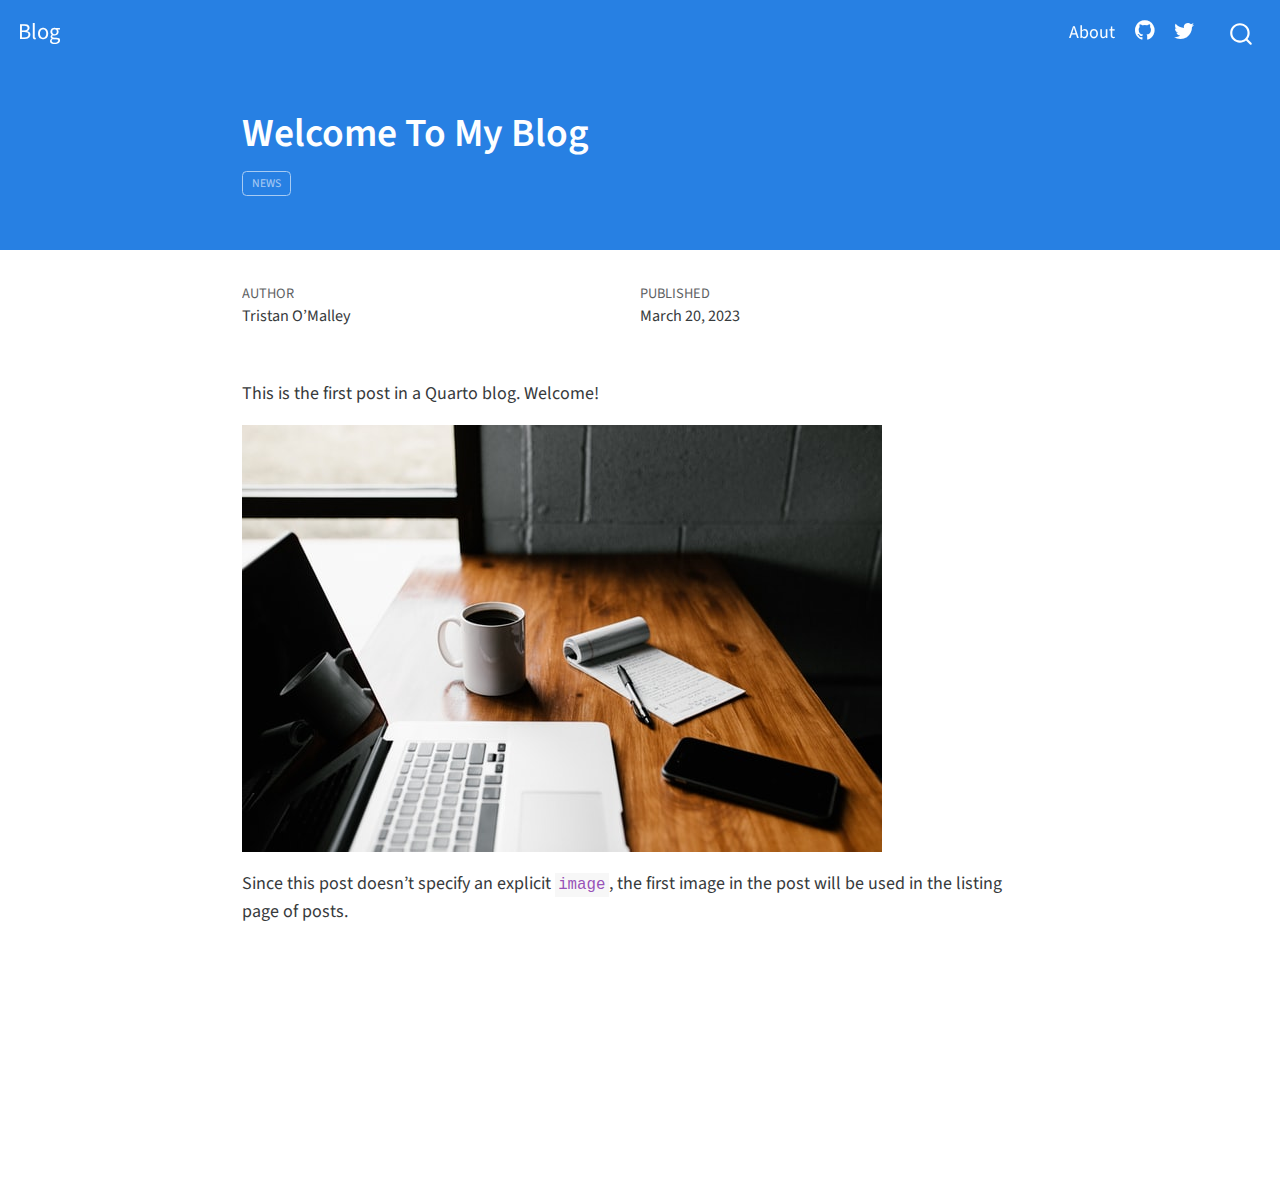
<file: posts/welcome/index.html>
<!DOCTYPE html>
<html xmlns="http://www.w3.org/1999/xhtml" lang="en" xml:lang="en"><head>

<meta charset="utf-8">
<meta name="generator" content="quarto-1.2.475">

<meta name="viewport" content="width=device-width, initial-scale=1.0, user-scalable=yes">

<meta name="author" content="Tristan O’Malley">
<meta name="dcterms.date" content="2023-03-20">

<title>Blog - Welcome To My Blog</title>
<style>
code{white-space: pre-wrap;}
span.smallcaps{font-variant: small-caps;}
div.columns{display: flex; gap: min(4vw, 1.5em);}
div.column{flex: auto; overflow-x: auto;}
div.hanging-indent{margin-left: 1.5em; text-indent: -1.5em;}
ul.task-list{list-style: none;}
ul.task-list li input[type="checkbox"] {
  width: 0.8em;
  margin: 0 0.8em 0.2em -1.6em;
  vertical-align: middle;
}
</style>


<script src="../../site_libs/quarto-nav/quarto-nav.js"></script>
<script src="../../site_libs/quarto-nav/headroom.min.js"></script>
<script src="../../site_libs/clipboard/clipboard.min.js"></script>
<script src="../../site_libs/quarto-search/autocomplete.umd.js"></script>
<script src="../../site_libs/quarto-search/fuse.min.js"></script>
<script src="../../site_libs/quarto-search/quarto-search.js"></script>
<meta name="quarto:offset" content="../../">
<script src="../../site_libs/quarto-html/quarto.js"></script>
<script src="../../site_libs/quarto-html/popper.min.js"></script>
<script src="../../site_libs/quarto-html/tippy.umd.min.js"></script>
<script src="../../site_libs/quarto-html/anchor.min.js"></script>
<link href="../../site_libs/quarto-html/tippy.css" rel="stylesheet">
<link href="../../site_libs/quarto-html/quarto-syntax-highlighting.css" rel="stylesheet" id="quarto-text-highlighting-styles">
<script src="../../site_libs/bootstrap/bootstrap.min.js"></script>
<link href="../../site_libs/bootstrap/bootstrap-icons.css" rel="stylesheet">
<link href="../../site_libs/bootstrap/bootstrap.min.css" rel="stylesheet" id="quarto-bootstrap" data-mode="light">
<script id="quarto-search-options" type="application/json">{
  "location": "navbar",
  "copy-button": false,
  "collapse-after": 3,
  "panel-placement": "end",
  "type": "overlay",
  "limit": 20,
  "language": {
    "search-no-results-text": "No results",
    "search-matching-documents-text": "matching documents",
    "search-copy-link-title": "Copy link to search",
    "search-hide-matches-text": "Hide additional matches",
    "search-more-match-text": "more match in this document",
    "search-more-matches-text": "more matches in this document",
    "search-clear-button-title": "Clear",
    "search-detached-cancel-button-title": "Cancel",
    "search-submit-button-title": "Submit"
  }
}</script>


<link rel="stylesheet" href="../../styles.css">
</head>

<body class="nav-fixed fullcontent">

<div id="quarto-search-results"></div>
  <header id="quarto-header" class="headroom fixed-top">
    <nav class="navbar navbar-expand-lg navbar-dark ">
      <div class="navbar-container container-fluid">
      <div class="navbar-brand-container">
    <a class="navbar-brand" href="../../index.html">
    <span class="navbar-title">Blog</span>
    </a>
  </div>
          <button class="navbar-toggler" type="button" data-bs-toggle="collapse" data-bs-target="#navbarCollapse" aria-controls="navbarCollapse" aria-expanded="false" aria-label="Toggle navigation" onclick="if (window.quartoToggleHeadroom) { window.quartoToggleHeadroom(); }">
  <span class="navbar-toggler-icon"></span>
</button>
          <div class="collapse navbar-collapse" id="navbarCollapse">
            <ul class="navbar-nav navbar-nav-scroll ms-auto">
  <li class="nav-item">
    <a class="nav-link" href="../../about.html">
 <span class="menu-text">About</span></a>
  </li>  
  <li class="nav-item compact">
    <a class="nav-link" href="https://github.com/CalebWeisenborn"><i class="bi bi-github" role="img">
</i> 
 <span class="menu-text"></span></a>
  </li>  
  <li class="nav-item compact">
    <a class="nav-link" href="https://twitter.com/calebweisenbor1"><i class="bi bi-twitter" role="img">
</i> 
 <span class="menu-text"></span></a>
  </li>  
</ul>
              <div id="quarto-search" class="" title="Search"></div>
          </div> <!-- /navcollapse -->
      </div> <!-- /container-fluid -->
    </nav>
</header>
<!-- content -->
<header id="title-block-header" class="quarto-title-block default page-columns page-full">
  <div class="quarto-title-banner page-columns page-full">
    <div class="quarto-title column-body">
      <h1 class="title">Welcome To My Blog</h1>
                                <div class="quarto-categories">
                <div class="quarto-category">news</div>
              </div>
                  </div>
  </div>
    
  
  <div class="quarto-title-meta">

      <div>
      <div class="quarto-title-meta-heading">Author</div>
      <div class="quarto-title-meta-contents">
               <p>Tristan O’Malley </p>
            </div>
    </div>
      
      <div>
      <div class="quarto-title-meta-heading">Published</div>
      <div class="quarto-title-meta-contents">
        <p class="date">March 20, 2023</p>
      </div>
    </div>
    
      
    </div>
    
  
  </header><div id="quarto-content" class="quarto-container page-columns page-rows-contents page-layout-article page-navbar">
<!-- sidebar -->
<!-- margin-sidebar -->
    
<!-- main -->
<main class="content quarto-banner-title-block" id="quarto-document-content">




<p>This is the first post in a Quarto blog. Welcome!</p>
<p><img src="thumbnail.jpg" class="img-fluid"></p>
<p>Since this post doesn’t specify an explicit <code>image</code>, the first image in the post will be used in the listing page of posts.</p>



</main> <!-- /main -->
<script id="quarto-html-after-body" type="application/javascript">
window.document.addEventListener("DOMContentLoaded", function (event) {
  const toggleBodyColorMode = (bsSheetEl) => {
    const mode = bsSheetEl.getAttribute("data-mode");
    const bodyEl = window.document.querySelector("body");
    if (mode === "dark") {
      bodyEl.classList.add("quarto-dark");
      bodyEl.classList.remove("quarto-light");
    } else {
      bodyEl.classList.add("quarto-light");
      bodyEl.classList.remove("quarto-dark");
    }
  }
  const toggleBodyColorPrimary = () => {
    const bsSheetEl = window.document.querySelector("link#quarto-bootstrap");
    if (bsSheetEl) {
      toggleBodyColorMode(bsSheetEl);
    }
  }
  toggleBodyColorPrimary();  
  const icon = "";
  const anchorJS = new window.AnchorJS();
  anchorJS.options = {
    placement: 'right',
    icon: icon
  };
  anchorJS.add('.anchored');
  const clipboard = new window.ClipboardJS('.code-copy-button', {
    target: function(trigger) {
      return trigger.previousElementSibling;
    }
  });
  clipboard.on('success', function(e) {
    // button target
    const button = e.trigger;
    // don't keep focus
    button.blur();
    // flash "checked"
    button.classList.add('code-copy-button-checked');
    var currentTitle = button.getAttribute("title");
    button.setAttribute("title", "Copied!");
    let tooltip;
    if (window.bootstrap) {
      button.setAttribute("data-bs-toggle", "tooltip");
      button.setAttribute("data-bs-placement", "left");
      button.setAttribute("data-bs-title", "Copied!");
      tooltip = new bootstrap.Tooltip(button, 
        { trigger: "manual", 
          customClass: "code-copy-button-tooltip",
          offset: [0, -8]});
      tooltip.show();    
    }
    setTimeout(function() {
      if (tooltip) {
        tooltip.hide();
        button.removeAttribute("data-bs-title");
        button.removeAttribute("data-bs-toggle");
        button.removeAttribute("data-bs-placement");
      }
      button.setAttribute("title", currentTitle);
      button.classList.remove('code-copy-button-checked');
    }, 1000);
    // clear code selection
    e.clearSelection();
  });
  function tippyHover(el, contentFn) {
    const config = {
      allowHTML: true,
      content: contentFn,
      maxWidth: 500,
      delay: 100,
      arrow: false,
      appendTo: function(el) {
          return el.parentElement;
      },
      interactive: true,
      interactiveBorder: 10,
      theme: 'quarto',
      placement: 'bottom-start'
    };
    window.tippy(el, config); 
  }
  const noterefs = window.document.querySelectorAll('a[role="doc-noteref"]');
  for (var i=0; i<noterefs.length; i++) {
    const ref = noterefs[i];
    tippyHover(ref, function() {
      // use id or data attribute instead here
      let href = ref.getAttribute('data-footnote-href') || ref.getAttribute('href');
      try { href = new URL(href).hash; } catch {}
      const id = href.replace(/^#\/?/, "");
      const note = window.document.getElementById(id);
      return note.innerHTML;
    });
  }
  const findCites = (el) => {
    const parentEl = el.parentElement;
    if (parentEl) {
      const cites = parentEl.dataset.cites;
      if (cites) {
        return {
          el,
          cites: cites.split(' ')
        };
      } else {
        return findCites(el.parentElement)
      }
    } else {
      return undefined;
    }
  };
  var bibliorefs = window.document.querySelectorAll('a[role="doc-biblioref"]');
  for (var i=0; i<bibliorefs.length; i++) {
    const ref = bibliorefs[i];
    const citeInfo = findCites(ref);
    if (citeInfo) {
      tippyHover(citeInfo.el, function() {
        var popup = window.document.createElement('div');
        citeInfo.cites.forEach(function(cite) {
          var citeDiv = window.document.createElement('div');
          citeDiv.classList.add('hanging-indent');
          citeDiv.classList.add('csl-entry');
          var biblioDiv = window.document.getElementById('ref-' + cite);
          if (biblioDiv) {
            citeDiv.innerHTML = biblioDiv.innerHTML;
          }
          popup.appendChild(citeDiv);
        });
        return popup.innerHTML;
      });
    }
  }
});
</script>
</div> <!-- /content -->



</body></html>
</file>
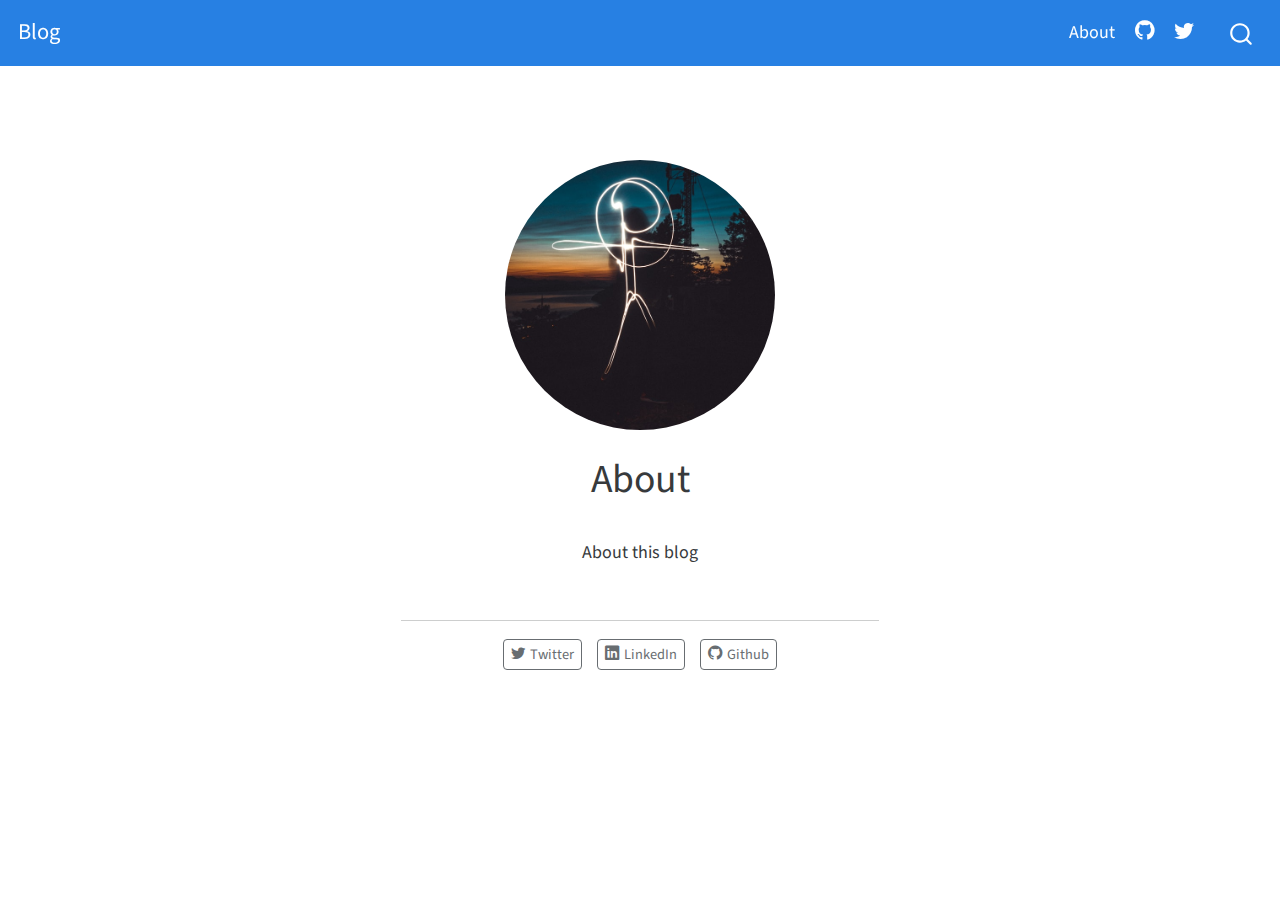
<file: about.html>
<!DOCTYPE html>
<html xmlns="http://www.w3.org/1999/xhtml" lang="en" xml:lang="en"><head>

<meta charset="utf-8">
<meta name="generator" content="quarto-1.2.475">

<meta name="viewport" content="width=device-width, initial-scale=1.0, user-scalable=yes">


<title>Blog - About</title>
<style>
code{white-space: pre-wrap;}
span.smallcaps{font-variant: small-caps;}
div.columns{display: flex; gap: min(4vw, 1.5em);}
div.column{flex: auto; overflow-x: auto;}
div.hanging-indent{margin-left: 1.5em; text-indent: -1.5em;}
ul.task-list{list-style: none;}
ul.task-list li input[type="checkbox"] {
  width: 0.8em;
  margin: 0 0.8em 0.2em -1.6em;
  vertical-align: middle;
}
</style>


<script src="site_libs/quarto-nav/quarto-nav.js"></script>
<script src="site_libs/quarto-nav/headroom.min.js"></script>
<script src="site_libs/clipboard/clipboard.min.js"></script>
<script src="site_libs/quarto-search/autocomplete.umd.js"></script>
<script src="site_libs/quarto-search/fuse.min.js"></script>
<script src="site_libs/quarto-search/quarto-search.js"></script>
<meta name="quarto:offset" content="./">
<script src="site_libs/quarto-html/quarto.js"></script>
<script src="site_libs/quarto-html/popper.min.js"></script>
<script src="site_libs/quarto-html/tippy.umd.min.js"></script>
<link href="site_libs/quarto-html/tippy.css" rel="stylesheet">
<link href="site_libs/quarto-html/quarto-syntax-highlighting.css" rel="stylesheet" id="quarto-text-highlighting-styles">
<script src="site_libs/bootstrap/bootstrap.min.js"></script>
<link href="site_libs/bootstrap/bootstrap-icons.css" rel="stylesheet">
<link href="site_libs/bootstrap/bootstrap.min.css" rel="stylesheet" id="quarto-bootstrap" data-mode="light">
<script id="quarto-search-options" type="application/json">{
  "location": "navbar",
  "copy-button": false,
  "collapse-after": 3,
  "panel-placement": "end",
  "type": "overlay",
  "limit": 20,
  "language": {
    "search-no-results-text": "No results",
    "search-matching-documents-text": "matching documents",
    "search-copy-link-title": "Copy link to search",
    "search-hide-matches-text": "Hide additional matches",
    "search-more-match-text": "more match in this document",
    "search-more-matches-text": "more matches in this document",
    "search-clear-button-title": "Clear",
    "search-detached-cancel-button-title": "Cancel",
    "search-submit-button-title": "Submit"
  }
}</script>


<link rel="stylesheet" href="styles.css">
</head>

<body class="nav-fixed fullcontent">

<div id="quarto-search-results"></div>
  <header id="quarto-header" class="headroom fixed-top">
    <nav class="navbar navbar-expand-lg navbar-dark ">
      <div class="navbar-container container-fluid">
      <div class="navbar-brand-container">
    <a class="navbar-brand" href="./index.html">
    <span class="navbar-title">Blog</span>
    </a>
  </div>
          <button class="navbar-toggler" type="button" data-bs-toggle="collapse" data-bs-target="#navbarCollapse" aria-controls="navbarCollapse" aria-expanded="false" aria-label="Toggle navigation" onclick="if (window.quartoToggleHeadroom) { window.quartoToggleHeadroom(); }">
  <span class="navbar-toggler-icon"></span>
</button>
          <div class="collapse navbar-collapse" id="navbarCollapse">
            <ul class="navbar-nav navbar-nav-scroll ms-auto">
  <li class="nav-item">
    <a class="nav-link active" href="./about.html" aria-current="page">
 <span class="menu-text">About</span></a>
  </li>  
  <li class="nav-item compact">
    <a class="nav-link" href="https://github.com/CalebWeisenborn"><i class="bi bi-github" role="img">
</i> 
 <span class="menu-text"></span></a>
  </li>  
  <li class="nav-item compact">
    <a class="nav-link" href="https://twitter.com/calebweisenbor1"><i class="bi bi-twitter" role="img">
</i> 
 <span class="menu-text"></span></a>
  </li>  
</ul>
              <div id="quarto-search" class="" title="Search"></div>
          </div> <!-- /navcollapse -->
      </div> <!-- /container-fluid -->
    </nav>
</header>
<!-- content -->
<div id="quarto-content" class="quarto-container page-columns page-rows-contents page-layout-article page-navbar">
<!-- sidebar -->
<!-- margin-sidebar -->
    
<!-- main -->
<div class="quarto-about-jolla">
  <img src="profile.jpg" class="about-image
  round " style="height: 15em; width: 15em;">
 <header id="title-block-header" class="quarto-title-block default">
<div class="quarto-title">
<h1 class="title">About</h1>
</div>
<div class="quarto-title-meta">
  </div>
</header><main class="content" id="quarto-document-content">
<p>About this blog</p>


</main> 
  <hr class="about-sep">
   <div class="about-links">
  <a href="https://twitter.com" class="about-link">
    <i class="bi bi-twitter"></i>
     <span class="about-link-text">Twitter</span>
  </a>
  <a href="https://linkedin.com" class="about-link">
    <i class="bi bi-linkedin"></i>
     <span class="about-link-text">LinkedIn</span>
  </a>
  <a href="https://github.com" class="about-link">
    <i class="bi bi-github"></i>
     <span class="about-link-text">Github</span>
  </a>
</div>
</div>
 <!-- /main -->
<script id="quarto-html-after-body" type="application/javascript">
window.document.addEventListener("DOMContentLoaded", function (event) {
  const toggleBodyColorMode = (bsSheetEl) => {
    const mode = bsSheetEl.getAttribute("data-mode");
    const bodyEl = window.document.querySelector("body");
    if (mode === "dark") {
      bodyEl.classList.add("quarto-dark");
      bodyEl.classList.remove("quarto-light");
    } else {
      bodyEl.classList.add("quarto-light");
      bodyEl.classList.remove("quarto-dark");
    }
  }
  const toggleBodyColorPrimary = () => {
    const bsSheetEl = window.document.querySelector("link#quarto-bootstrap");
    if (bsSheetEl) {
      toggleBodyColorMode(bsSheetEl);
    }
  }
  toggleBodyColorPrimary();  
  const clipboard = new window.ClipboardJS('.code-copy-button', {
    target: function(trigger) {
      return trigger.previousElementSibling;
    }
  });
  clipboard.on('success', function(e) {
    // button target
    const button = e.trigger;
    // don't keep focus
    button.blur();
    // flash "checked"
    button.classList.add('code-copy-button-checked');
    var currentTitle = button.getAttribute("title");
    button.setAttribute("title", "Copied!");
    let tooltip;
    if (window.bootstrap) {
      button.setAttribute("data-bs-toggle", "tooltip");
      button.setAttribute("data-bs-placement", "left");
      button.setAttribute("data-bs-title", "Copied!");
      tooltip = new bootstrap.Tooltip(button, 
        { trigger: "manual", 
          customClass: "code-copy-button-tooltip",
          offset: [0, -8]});
      tooltip.show();    
    }
    setTimeout(function() {
      if (tooltip) {
        tooltip.hide();
        button.removeAttribute("data-bs-title");
        button.removeAttribute("data-bs-toggle");
        button.removeAttribute("data-bs-placement");
      }
      button.setAttribute("title", currentTitle);
      button.classList.remove('code-copy-button-checked');
    }, 1000);
    // clear code selection
    e.clearSelection();
  });
  function tippyHover(el, contentFn) {
    const config = {
      allowHTML: true,
      content: contentFn,
      maxWidth: 500,
      delay: 100,
      arrow: false,
      appendTo: function(el) {
          return el.parentElement;
      },
      interactive: true,
      interactiveBorder: 10,
      theme: 'quarto',
      placement: 'bottom-start'
    };
    window.tippy(el, config); 
  }
  const noterefs = window.document.querySelectorAll('a[role="doc-noteref"]');
  for (var i=0; i<noterefs.length; i++) {
    const ref = noterefs[i];
    tippyHover(ref, function() {
      // use id or data attribute instead here
      let href = ref.getAttribute('data-footnote-href') || ref.getAttribute('href');
      try { href = new URL(href).hash; } catch {}
      const id = href.replace(/^#\/?/, "");
      const note = window.document.getElementById(id);
      return note.innerHTML;
    });
  }
  const findCites = (el) => {
    const parentEl = el.parentElement;
    if (parentEl) {
      const cites = parentEl.dataset.cites;
      if (cites) {
        return {
          el,
          cites: cites.split(' ')
        };
      } else {
        return findCites(el.parentElement)
      }
    } else {
      return undefined;
    }
  };
  var bibliorefs = window.document.querySelectorAll('a[role="doc-biblioref"]');
  for (var i=0; i<bibliorefs.length; i++) {
    const ref = bibliorefs[i];
    const citeInfo = findCites(ref);
    if (citeInfo) {
      tippyHover(citeInfo.el, function() {
        var popup = window.document.createElement('div');
        citeInfo.cites.forEach(function(cite) {
          var citeDiv = window.document.createElement('div');
          citeDiv.classList.add('hanging-indent');
          citeDiv.classList.add('csl-entry');
          var biblioDiv = window.document.getElementById('ref-' + cite);
          if (biblioDiv) {
            citeDiv.innerHTML = biblioDiv.innerHTML;
          }
          popup.appendChild(citeDiv);
        });
        return popup.innerHTML;
      });
    }
  }
});
</script>
</div> <!-- /content -->



</body></html>
</file>
<file: site_libs/quarto-html/tippy.css>
.tippy-box[data-animation=fade][data-state=hidden]{opacity:0}[data-tippy-root]{max-width:calc(100vw - 10px)}.tippy-box{position:relative;background-color:#333;color:#fff;border-radius:4px;font-size:14px;line-height:1.4;white-space:normal;outline:0;transition-property:transform,visibility,opacity}.tippy-box[data-placement^=top]>.tippy-arrow{bottom:0}.tippy-box[data-placement^=top]>.tippy-arrow:before{bottom:-7px;left:0;border-width:8px 8px 0;border-top-color:initial;transform-origin:center top}.tippy-box[data-placement^=bottom]>.tippy-arrow{top:0}.tippy-box[data-placement^=bottom]>.tippy-arrow:before{top:-7px;left:0;border-width:0 8px 8px;border-bottom-color:initial;transform-origin:center bottom}.tippy-box[data-placement^=left]>.tippy-arrow{right:0}.tippy-box[data-placement^=left]>.tippy-arrow:before{border-width:8px 0 8px 8px;border-left-color:initial;right:-7px;transform-origin:center left}.tippy-box[data-placement^=right]>.tippy-arrow{left:0}.tippy-box[data-placement^=right]>.tippy-arrow:before{left:-7px;border-width:8px 8px 8px 0;border-right-color:initial;transform-origin:center right}.tippy-box[data-inertia][data-state=visible]{transition-timing-function:cubic-bezier(.54,1.5,.38,1.11)}.tippy-arrow{width:16px;height:16px;color:#333}.tippy-arrow:before{content:"";position:absolute;border-color:transparent;border-style:solid}.tippy-content{position:relative;padding:5px 9px;z-index:1}
</file>
<file: site_libs/quarto-html/quarto-syntax-highlighting.css>
/* quarto syntax highlight colors */
:root {
  --quarto-hl-ot-color: #003B4F;
  --quarto-hl-at-color: #657422;
  --quarto-hl-ss-color: #20794D;
  --quarto-hl-an-color: #5E5E5E;
  --quarto-hl-fu-color: #4758AB;
  --quarto-hl-st-color: #20794D;
  --quarto-hl-cf-color: #003B4F;
  --quarto-hl-op-color: #5E5E5E;
  --quarto-hl-er-color: #AD0000;
  --quarto-hl-bn-color: #AD0000;
  --quarto-hl-al-color: #AD0000;
  --quarto-hl-va-color: #111111;
  --quarto-hl-bu-color: inherit;
  --quarto-hl-ex-color: inherit;
  --quarto-hl-pp-color: #AD0000;
  --quarto-hl-in-color: #5E5E5E;
  --quarto-hl-vs-color: #20794D;
  --quarto-hl-wa-color: #5E5E5E;
  --quarto-hl-do-color: #5E5E5E;
  --quarto-hl-im-color: #00769E;
  --quarto-hl-ch-color: #20794D;
  --quarto-hl-dt-color: #AD0000;
  --quarto-hl-fl-color: #AD0000;
  --quarto-hl-co-color: #5E5E5E;
  --quarto-hl-cv-color: #5E5E5E;
  --quarto-hl-cn-color: #8f5902;
  --quarto-hl-sc-color: #5E5E5E;
  --quarto-hl-dv-color: #AD0000;
  --quarto-hl-kw-color: #003B4F;
}

/* other quarto variables */
:root {
  --quarto-font-monospace: SFMono-Regular, Menlo, Monaco, Consolas, "Liberation Mono", "Courier New", monospace;
}

pre > code.sourceCode > span {
  color: #003B4F;
}

code span {
  color: #003B4F;
}

code.sourceCode > span {
  color: #003B4F;
}

div.sourceCode,
div.sourceCode pre.sourceCode {
  color: #003B4F;
}

code span.ot {
  color: #003B4F;
}

code span.at {
  color: #657422;
}

code span.ss {
  color: #20794D;
}

code span.an {
  color: #5E5E5E;
}

code span.fu {
  color: #4758AB;
}

code span.st {
  color: #20794D;
}

code span.cf {
  color: #003B4F;
}

code span.op {
  color: #5E5E5E;
}

code span.er {
  color: #AD0000;
}

code span.bn {
  color: #AD0000;
}

code span.al {
  color: #AD0000;
}

code span.va {
  color: #111111;
}

code span.pp {
  color: #AD0000;
}

code span.in {
  color: #5E5E5E;
}

code span.vs {
  color: #20794D;
}

code span.wa {
  color: #5E5E5E;
  font-style: italic;
}

code span.do {
  color: #5E5E5E;
  font-style: italic;
}

code span.im {
  color: #00769E;
}

code span.ch {
  color: #20794D;
}

code span.dt {
  color: #AD0000;
}

code span.fl {
  color: #AD0000;
}

code span.co {
  color: #5E5E5E;
}

code span.cv {
  color: #5E5E5E;
  font-style: italic;
}

code span.cn {
  color: #8f5902;
}

code span.sc {
  color: #5E5E5E;
}

code span.dv {
  color: #AD0000;
}

code span.kw {
  color: #003B4F;
}

.prevent-inlining {
  content: "</";
}

/*# sourceMappingURL=debc5d5d77c3f9108843748ff7464032.css.map */
</file>
<file: styles.css>
/* css styles */
</file>
